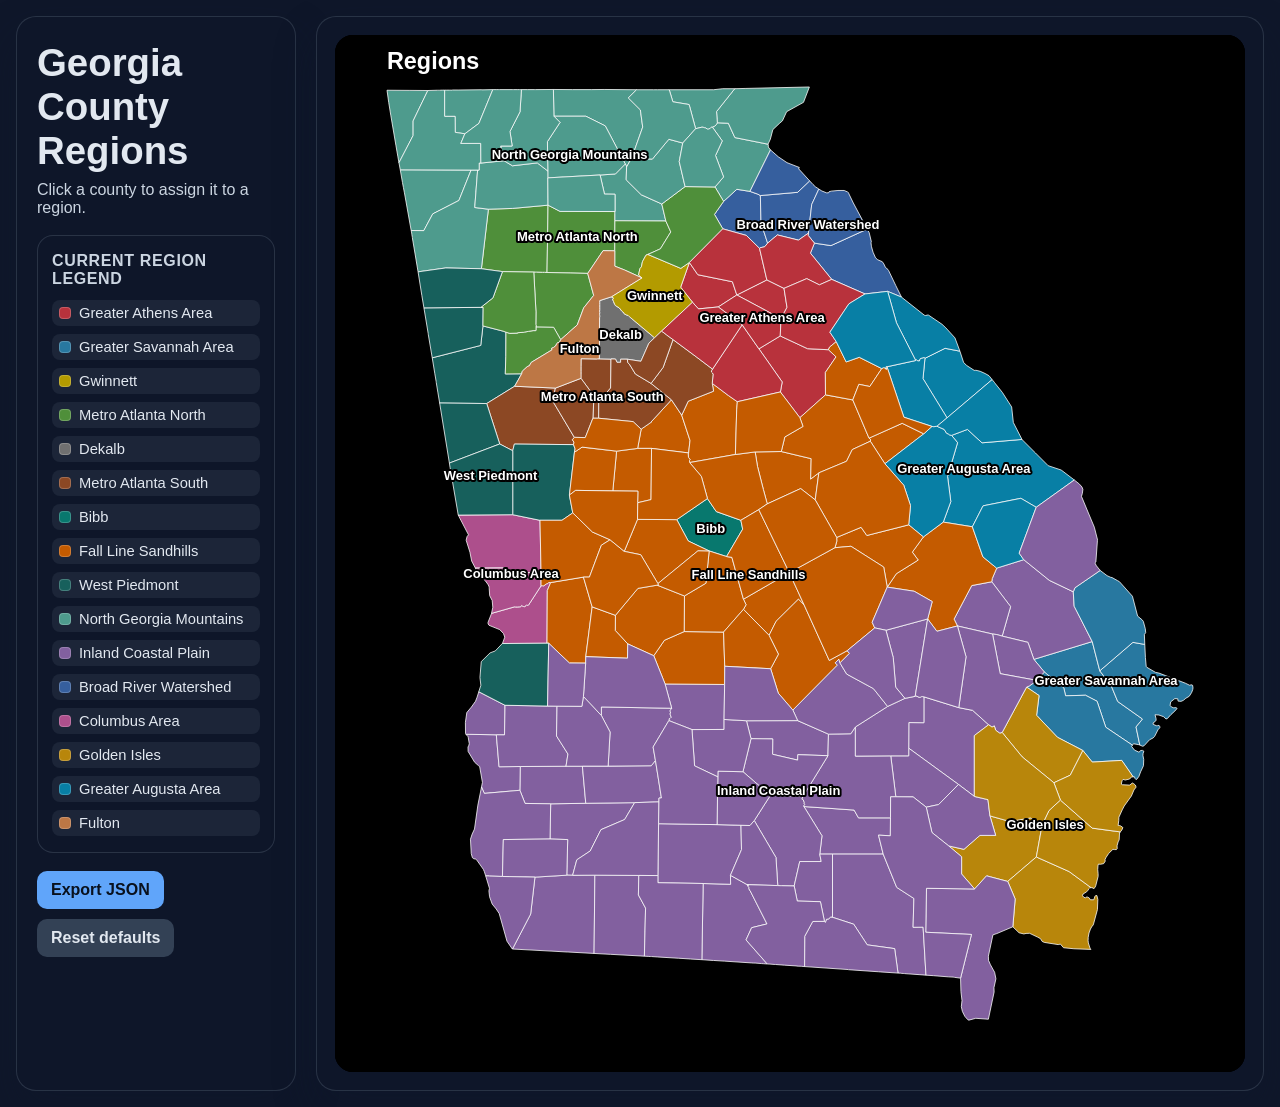
<file: archive/index.html>
<!DOCTYPE html>
<html lang="en">
  <head>
    <meta charset="UTF-8" />
    <meta name="viewport" content="width=device-width, initial-scale=1.0" />
    <title>Georgia County Region Editor</title>
    <link rel="stylesheet" href="styles.css" />
  </head>
  <body>
    <div class="app-shell">
      <aside class="sidebar">
        <h1>Georgia County Regions</h1>
        <p class="subtitle">Click a county to assign it to a region.</p>

        <div class="panel">
          <h2>Current region legend</h2>
          <ul id="regionLegend" class="legend-list"></ul>
        </div>

        <div class="actions">
          <button id="exportButton" type="button">Export JSON</button>
          <button id="resetButton" class="secondary" type="button">Reset defaults</button>
        </div>
      </aside>

      <main class="map-panel">
        <div id="mapContainer" aria-live="polite"></div>

        <div id="countyModal" class="county-modal hidden" role="dialog" aria-modal="true" aria-labelledby="countyName">
          <div class="modal-card">
            <div class="modal-header">
              <h3 id="countyName">County</h3>
              <button id="closeModal" type="button" aria-label="Close county selector">×</button>
            </div>

            <label for="regionSelect">Region</label>
            <select id="regionSelect"></select>
          </div>
        </div>
      </main>
    </div>

    <script src="app.js"></script>
  </body>
</html>
</file>
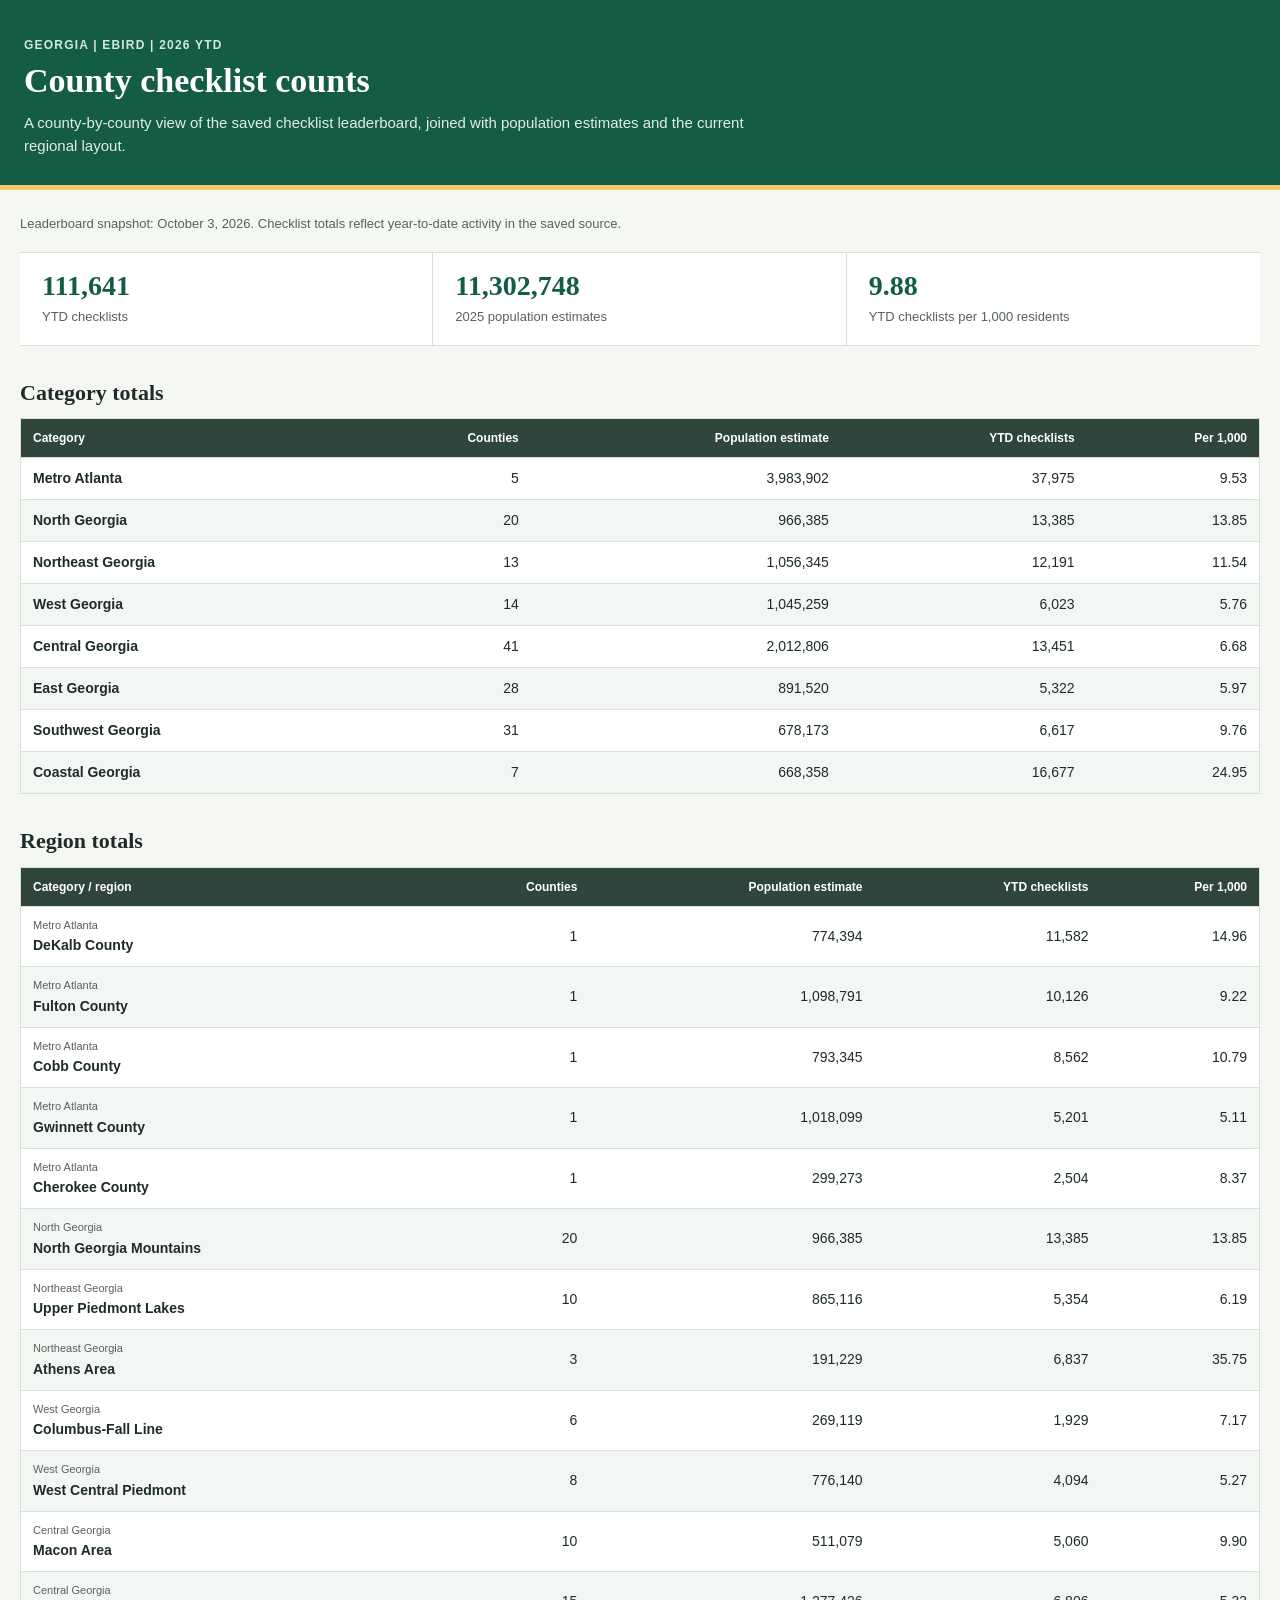
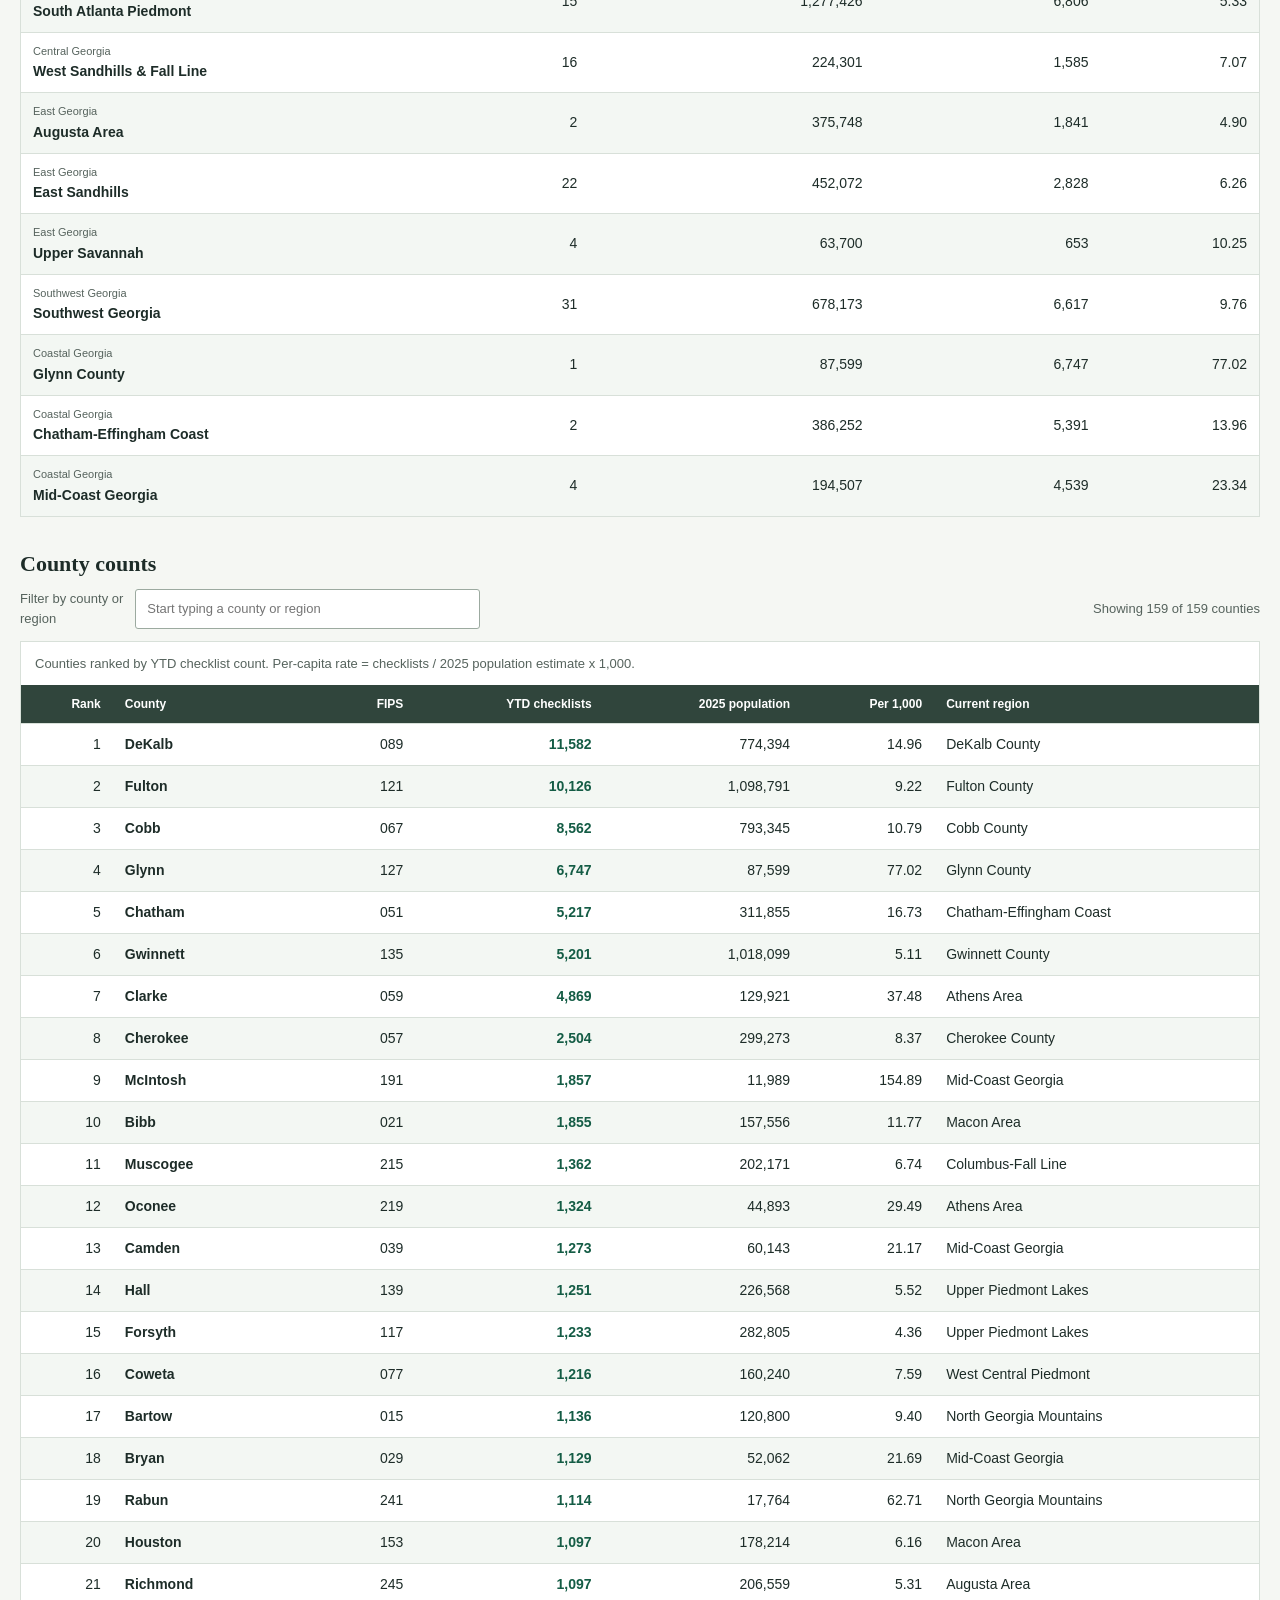
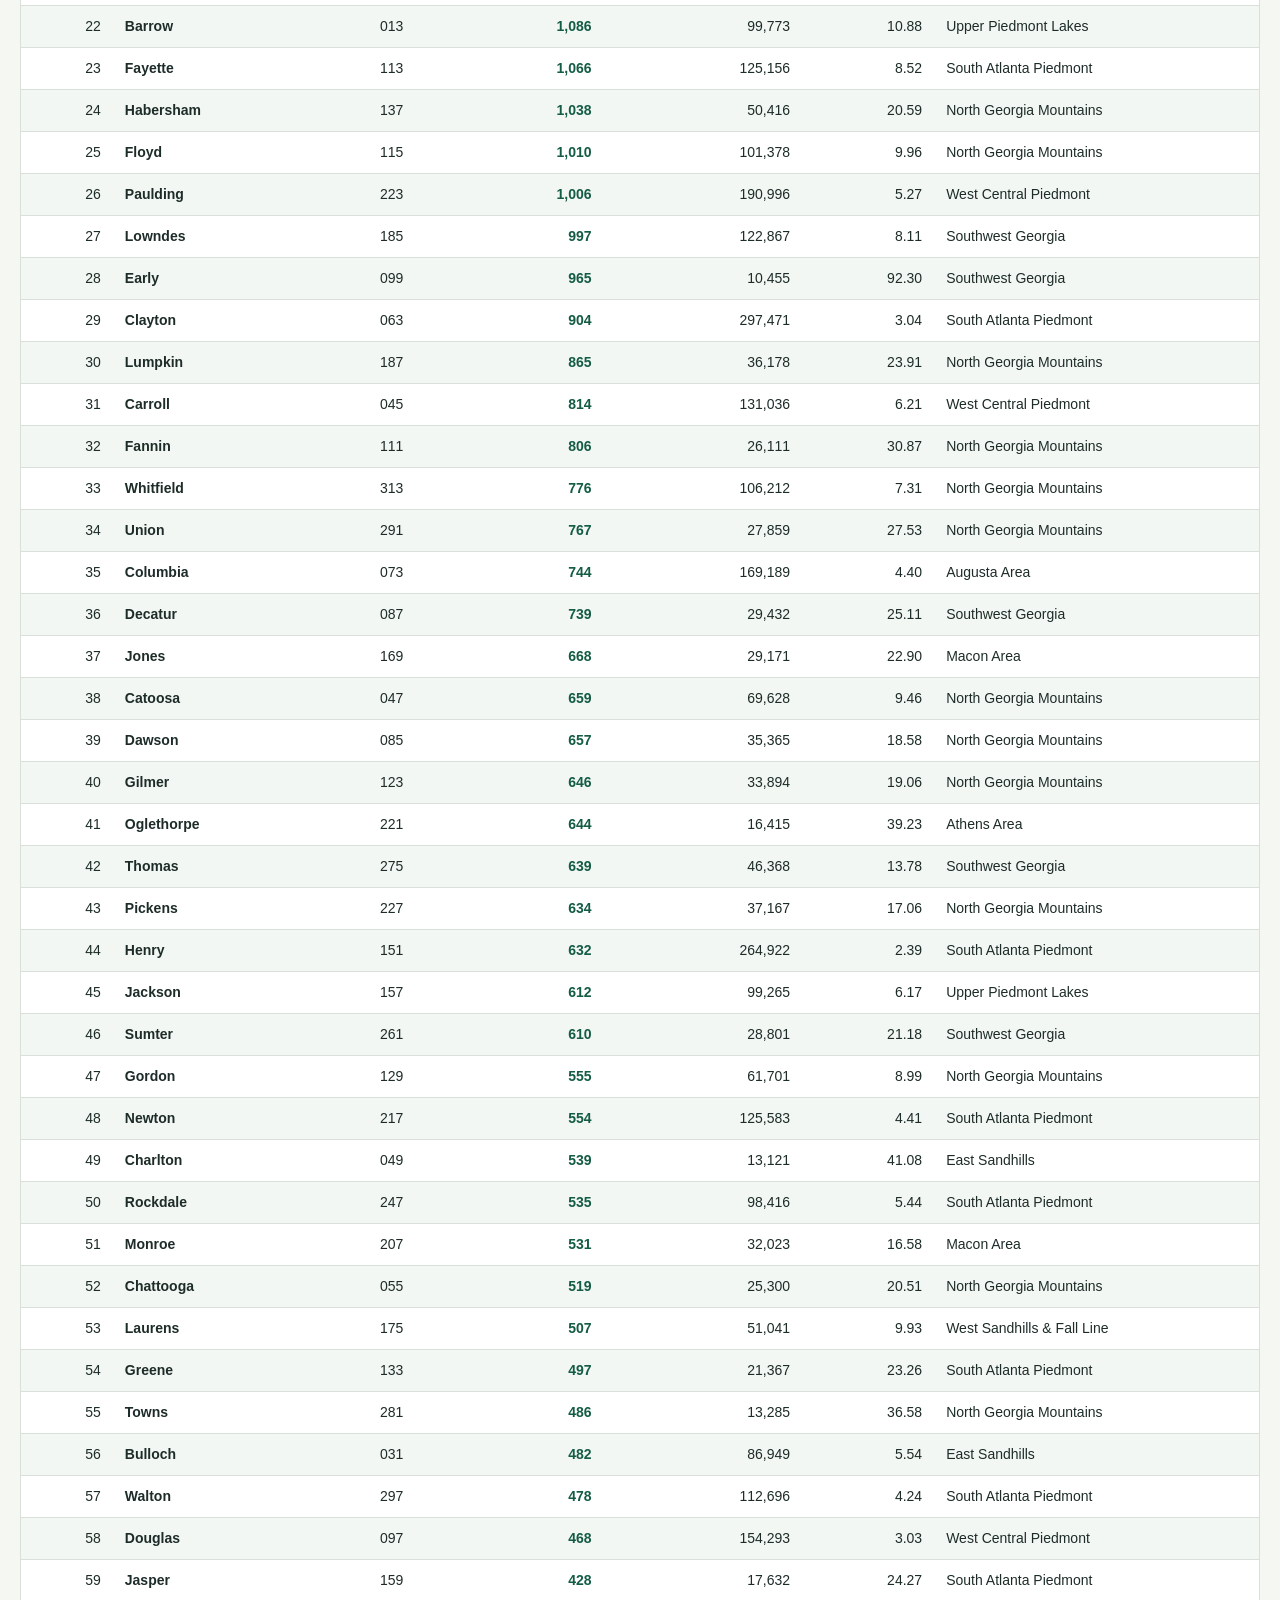
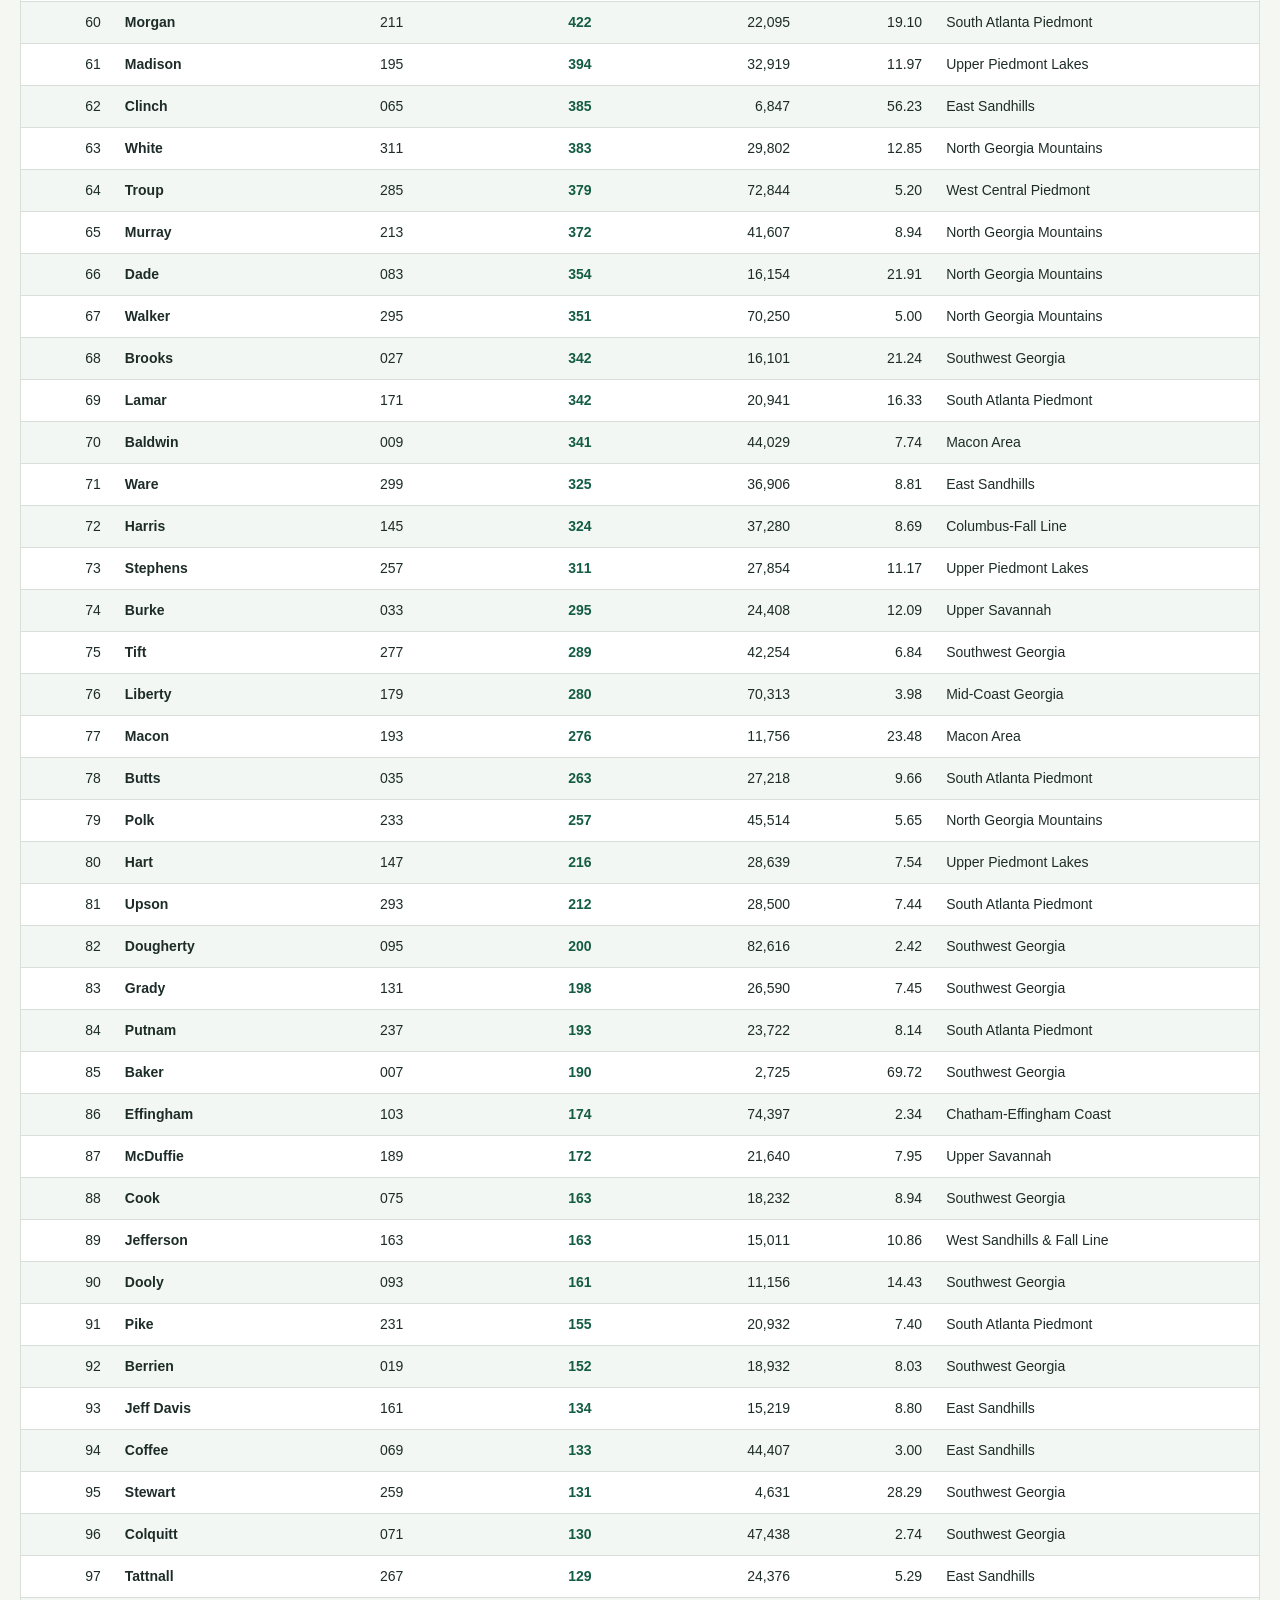
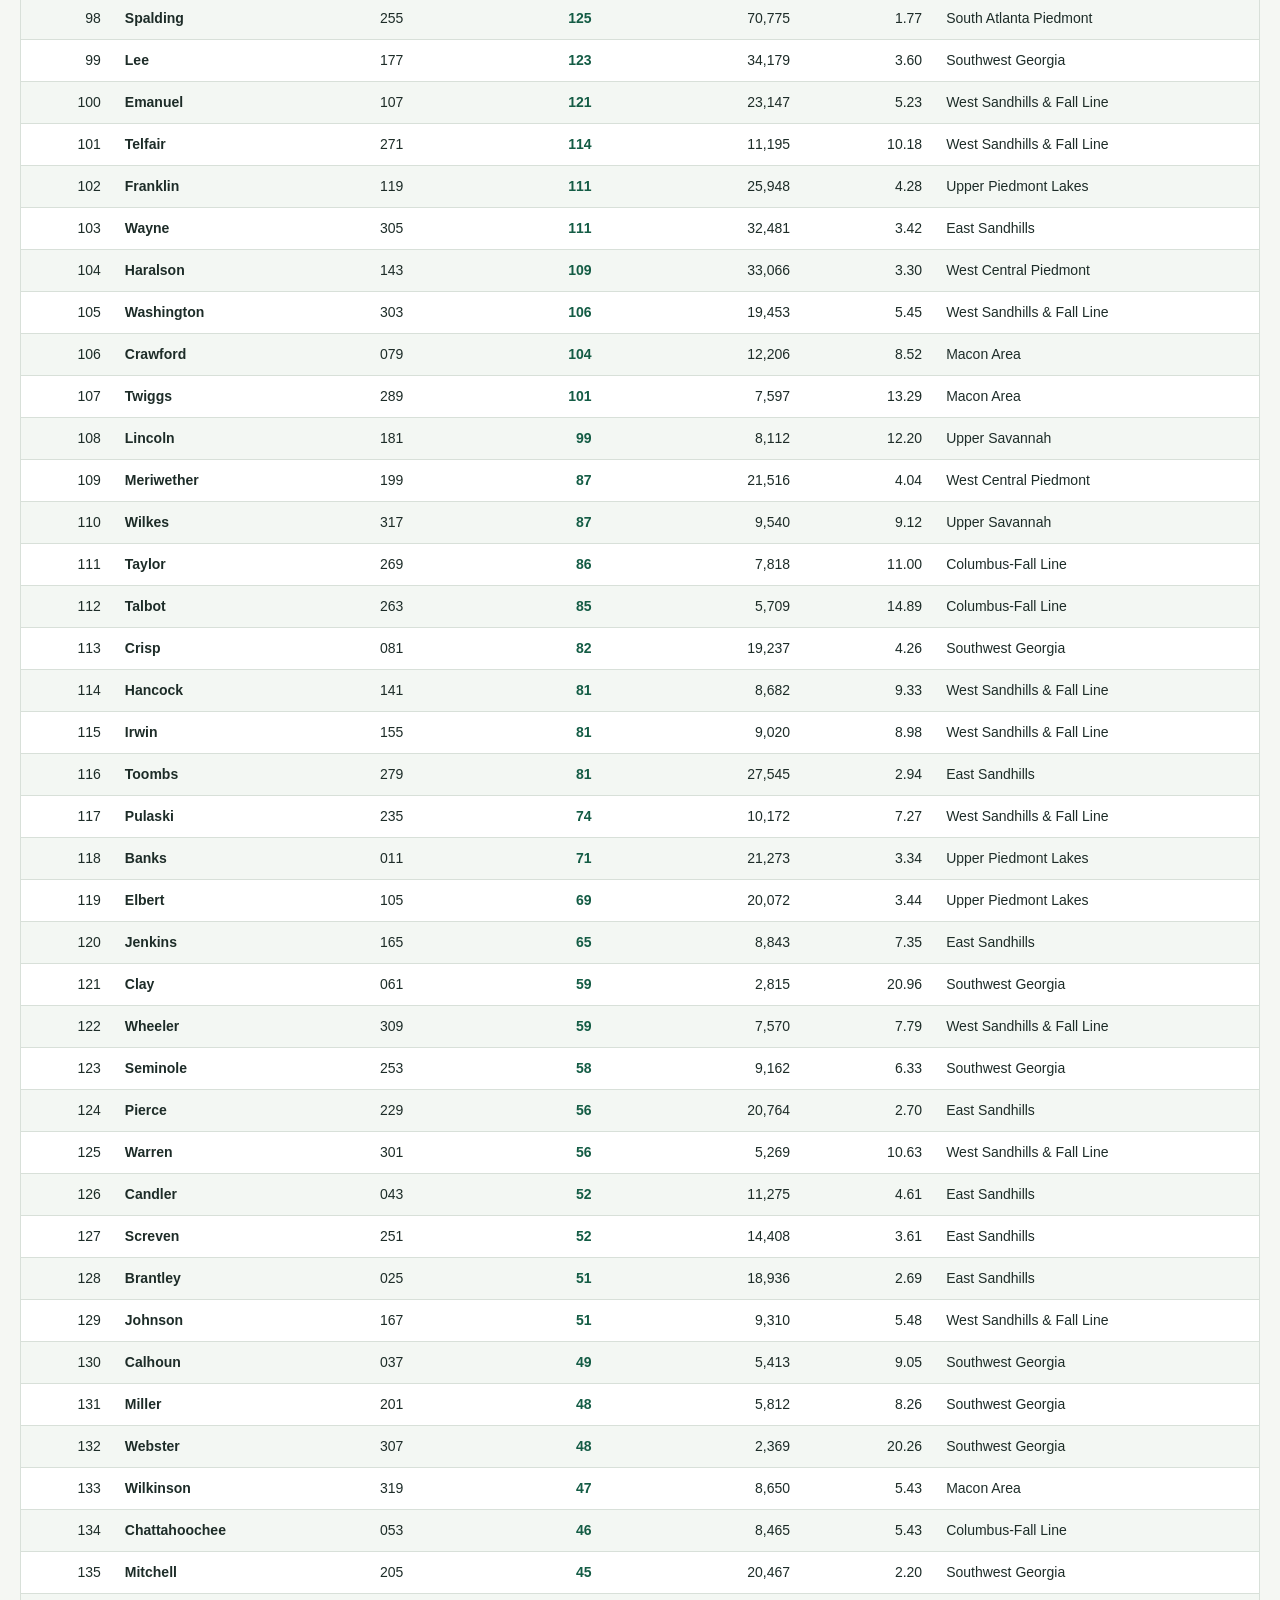
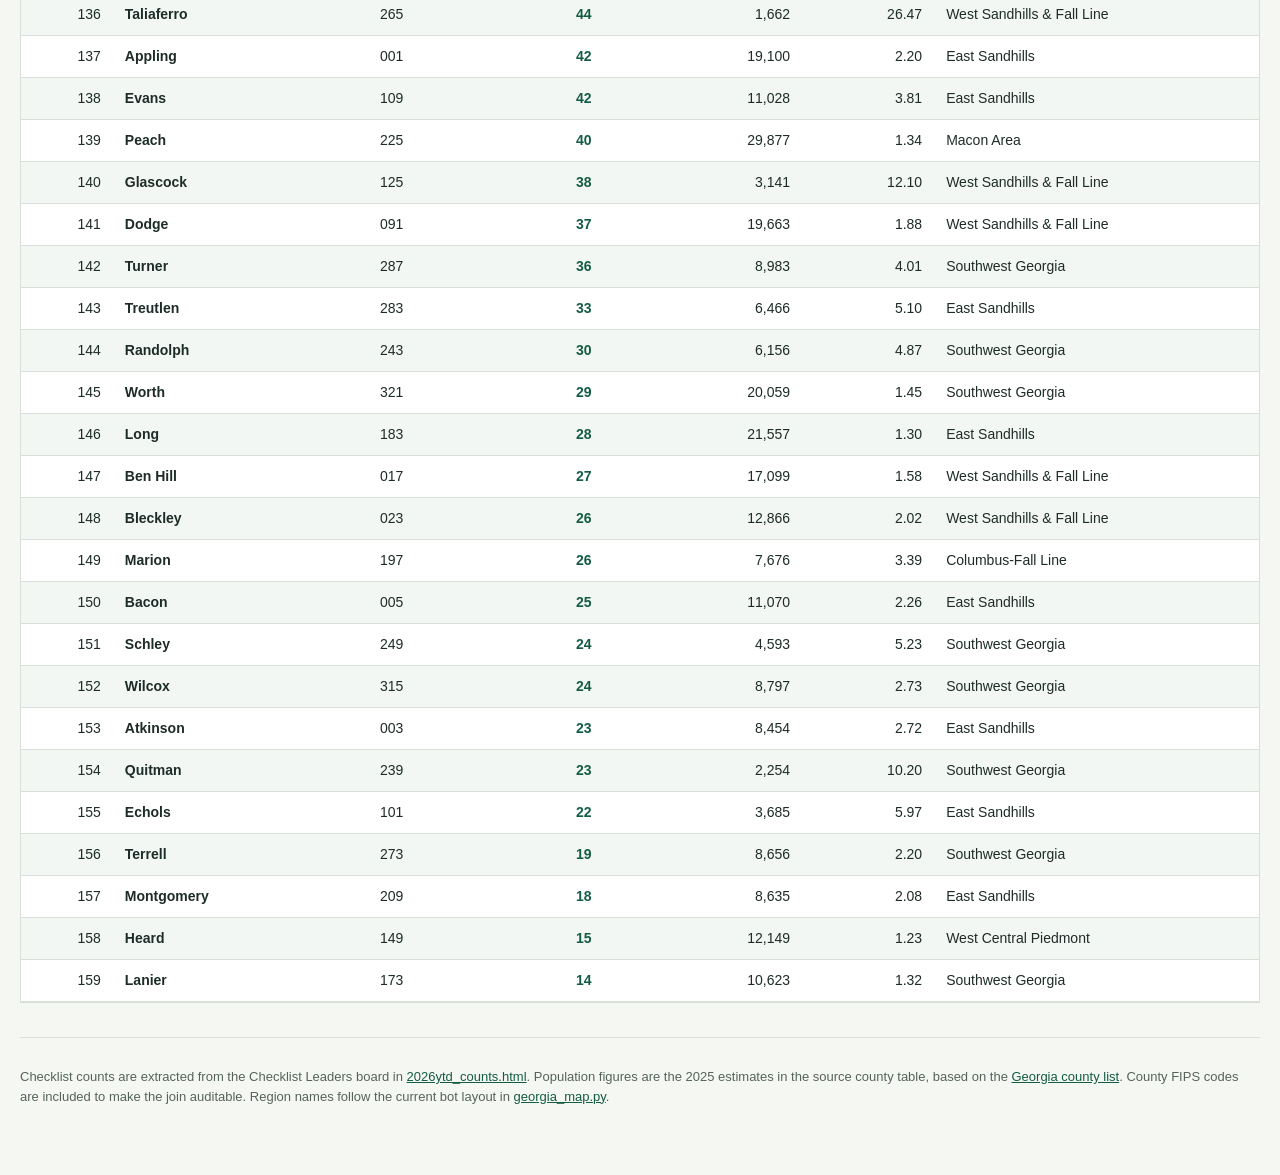
<file: county_info.html>
<!doctype html>
<html lang="en">
<head>
<meta charset="utf-8">
<meta name="viewport" content="width=device-width, initial-scale=1">
<meta name="description" content="Georgia county-level 2026 YTD eBird checklist counts with current region context.">
<title>Georgia County YTD Checklist Counts</title>
<style>
:root { color-scheme: light; --ink: #1d2c28; --muted: #56635d; --line: #d8e0d9; --paper: #f5f7f3; --white: #fff; --green: #145c45; --mint: #e4f0e9; --amber: #f2ca67; }
* { box-sizing: border-box; }
body { margin: 0; color: var(--ink); background: var(--paper); font: 15px/1.5 "Segoe UI", Arial, sans-serif; }
header { padding: 36px max(24px, calc((100vw - 1240px) / 2)) 28px; background: var(--green); color: #fff; border-bottom: 5px solid var(--amber); }
.eyebrow { margin: 0 0 8px; color: #d5e8dc; font-size: 12px; font-weight: 700; letter-spacing: .1em; text-transform: uppercase; }
h1 { margin: 0; max-width: 760px; font: 700 34px/1.12 Georgia, "Times New Roman", serif; }
.dek { margin: 12px 0 0; max-width: 760px; color: #e1eee6; }
main { width: min(1240px, calc(100% - 40px)); margin: 0 auto; padding: 24px 0 56px; }
.snapshot { margin: 0 0 18px; color: var(--muted); font-size: 13px; }
.stats { display: grid; grid-template-columns: repeat(3, minmax(0, 1fr)); margin: 0 0 34px; border-block: 1px solid var(--line); background: var(--white); }
.stat { padding: 18px 22px; border-right: 1px solid var(--line); }
.stat:last-child { border-right: 0; }
.stat strong { display: block; color: var(--green); font: 700 28px/1.1 Georgia, "Times New Roman", serif; font-variant-numeric: tabular-nums; }
.stat span { display: block; margin-top: 6px; color: var(--muted); font-size: 13px; }
section { margin-top: 34px; }
h2 { margin: 0 0 12px; font: 700 22px/1.2 Georgia, "Times New Roman", serif; }
.table-wrap { overflow-x: auto; border: 1px solid var(--line); background: var(--white); }
table { width: 100%; border-collapse: collapse; font-size: 14px; }
caption { padding: 12px 14px; text-align: left; color: var(--muted); font-size: 13px; }
th, td { padding: 10px 12px; border-bottom: 1px solid var(--line); text-align: left; vertical-align: middle; }
thead th { position: sticky; top: 0; z-index: 1; color: #fff; background: #30453c; font-size: 12px; white-space: nowrap; }
tbody tr:nth-child(even) { background: #f3f7f3; }
tbody tr:hover { background: var(--mint); }
tbody tr:last-child > * { border-bottom: 0; }
tbody th { font-weight: 650; white-space: nowrap; }
.numeric { text-align: right; font-variant-numeric: tabular-nums; white-space: nowrap; }
.strong-number { color: var(--green); font-weight: 750; }
.category-label { display: block; margin-bottom: 2px; color: var(--muted); font-size: 11px; }
.toolbar { display: flex; align-items: center; justify-content: space-between; gap: 14px; margin: 0 0 12px; }
.toolbar label { display: flex; align-items: center; gap: 10px; width: min(460px, 100%); color: var(--muted); font-size: 13px; }
input { width: 100%; min-width: 0; padding: 9px 11px; border: 1px solid #9caaa0; border-radius: 3px; color: var(--ink); background: var(--white); font: inherit; }
input:focus-visible { outline: 3px solid var(--amber); outline-offset: 2px; }
#row-status { color: var(--muted); font-size: 13px; white-space: nowrap; }
.empty { display: none; padding: 18px; color: var(--muted); text-align: center; }
footer { margin-top: 34px; padding-top: 16px; border-top: 1px solid var(--line); color: var(--muted); font-size: 13px; }
a { color: var(--green); }
@media (max-width: 680px) {
  header { padding: 28px 20px 23px; } h1 { font-size: 29px; } main { width: calc(100% - 28px); padding-top: 18px; }
  .stats { grid-template-columns: 1fr; } .stat { display: flex; align-items: baseline; justify-content: space-between; gap: 14px; padding: 13px 16px; border-right: 0; border-bottom: 1px solid var(--line); } .stat:last-child { border-bottom: 0; } .stat strong { font-size: 23px; } .stat span { text-align: right; }
  .toolbar { align-items: flex-start; flex-direction: column; } table { min-width: 780px; }
}
</style>
</head>
<body>
<header>
  <p class="eyebrow">Georgia | eBird | 2026 YTD</p>
  <h1>County checklist counts</h1>
  <p class="dek">A county-by-county view of the saved checklist leaderboard, joined with population estimates and the current regional layout.</p>
</header>
<main>
  <p class="snapshot">Leaderboard snapshot: October 3, 2026. Checklist totals reflect year-to-date activity in the saved source.</p>
  <section class="stats" aria-label="Statewide summary">
    <div class="stat"><strong>111,641</strong><span>YTD checklists</span></div>
    <div class="stat"><strong>11,302,748</strong><span>2025 population estimates</span></div>
    <div class="stat"><strong>9.88</strong><span>YTD checklists per 1,000 residents</span></div>
  </section>
  <section aria-labelledby="categories-title">
    <h2 id="categories-title">Category totals</h2>
    <div class="table-wrap"><table>
      <thead><tr><th scope="col">Category</th><th class="numeric" scope="col">Counties</th><th class="numeric" scope="col">Population estimate</th><th class="numeric" scope="col">YTD checklists</th><th class="numeric" scope="col">Per 1,000</th></tr></thead>
      <tbody><tr><th scope="row">Metro Atlanta</th><td class="numeric">5</td><td class="numeric">3,983,902</td><td class="numeric">37,975</td><td class="numeric">9.53</td></tr>
<tr><th scope="row">North Georgia</th><td class="numeric">20</td><td class="numeric">966,385</td><td class="numeric">13,385</td><td class="numeric">13.85</td></tr>
<tr><th scope="row">Northeast Georgia</th><td class="numeric">13</td><td class="numeric">1,056,345</td><td class="numeric">12,191</td><td class="numeric">11.54</td></tr>
<tr><th scope="row">West Georgia</th><td class="numeric">14</td><td class="numeric">1,045,259</td><td class="numeric">6,023</td><td class="numeric">5.76</td></tr>
<tr><th scope="row">Central Georgia</th><td class="numeric">41</td><td class="numeric">2,012,806</td><td class="numeric">13,451</td><td class="numeric">6.68</td></tr>
<tr><th scope="row">East Georgia</th><td class="numeric">28</td><td class="numeric">891,520</td><td class="numeric">5,322</td><td class="numeric">5.97</td></tr>
<tr><th scope="row">Southwest Georgia</th><td class="numeric">31</td><td class="numeric">678,173</td><td class="numeric">6,617</td><td class="numeric">9.76</td></tr>
<tr><th scope="row">Coastal Georgia</th><td class="numeric">7</td><td class="numeric">668,358</td><td class="numeric">16,677</td><td class="numeric">24.95</td></tr></tbody>
    </table></div>
  </section>
  <section aria-labelledby="regions-title">
    <h2 id="regions-title">Region totals</h2>
    <div class="table-wrap"><table>
      <thead><tr><th scope="col">Category / region</th><th class="numeric" scope="col">Counties</th><th class="numeric" scope="col">Population estimate</th><th class="numeric" scope="col">YTD checklists</th><th class="numeric" scope="col">Per 1,000</th></tr></thead>
      <tbody><tr><td><span class="category-label">Metro Atlanta</span><strong>DeKalb County</strong></td><td class="numeric">1</td><td class="numeric">774,394</td><td class="numeric">11,582</td><td class="numeric">14.96</td></tr>
<tr><td><span class="category-label">Metro Atlanta</span><strong>Fulton County</strong></td><td class="numeric">1</td><td class="numeric">1,098,791</td><td class="numeric">10,126</td><td class="numeric">9.22</td></tr>
<tr><td><span class="category-label">Metro Atlanta</span><strong>Cobb County</strong></td><td class="numeric">1</td><td class="numeric">793,345</td><td class="numeric">8,562</td><td class="numeric">10.79</td></tr>
<tr><td><span class="category-label">Metro Atlanta</span><strong>Gwinnett County</strong></td><td class="numeric">1</td><td class="numeric">1,018,099</td><td class="numeric">5,201</td><td class="numeric">5.11</td></tr>
<tr><td><span class="category-label">Metro Atlanta</span><strong>Cherokee County</strong></td><td class="numeric">1</td><td class="numeric">299,273</td><td class="numeric">2,504</td><td class="numeric">8.37</td></tr>
<tr><td><span class="category-label">North Georgia</span><strong>North Georgia Mountains</strong></td><td class="numeric">20</td><td class="numeric">966,385</td><td class="numeric">13,385</td><td class="numeric">13.85</td></tr>
<tr><td><span class="category-label">Northeast Georgia</span><strong>Upper Piedmont Lakes</strong></td><td class="numeric">10</td><td class="numeric">865,116</td><td class="numeric">5,354</td><td class="numeric">6.19</td></tr>
<tr><td><span class="category-label">Northeast Georgia</span><strong>Athens Area</strong></td><td class="numeric">3</td><td class="numeric">191,229</td><td class="numeric">6,837</td><td class="numeric">35.75</td></tr>
<tr><td><span class="category-label">West Georgia</span><strong>Columbus-Fall Line</strong></td><td class="numeric">6</td><td class="numeric">269,119</td><td class="numeric">1,929</td><td class="numeric">7.17</td></tr>
<tr><td><span class="category-label">West Georgia</span><strong>West Central Piedmont</strong></td><td class="numeric">8</td><td class="numeric">776,140</td><td class="numeric">4,094</td><td class="numeric">5.27</td></tr>
<tr><td><span class="category-label">Central Georgia</span><strong>Macon Area</strong></td><td class="numeric">10</td><td class="numeric">511,079</td><td class="numeric">5,060</td><td class="numeric">9.90</td></tr>
<tr><td><span class="category-label">Central Georgia</span><strong>South Atlanta Piedmont</strong></td><td class="numeric">15</td><td class="numeric">1,277,426</td><td class="numeric">6,806</td><td class="numeric">5.33</td></tr>
<tr><td><span class="category-label">Central Georgia</span><strong>West Sandhills &amp; Fall Line</strong></td><td class="numeric">16</td><td class="numeric">224,301</td><td class="numeric">1,585</td><td class="numeric">7.07</td></tr>
<tr><td><span class="category-label">East Georgia</span><strong>Augusta Area</strong></td><td class="numeric">2</td><td class="numeric">375,748</td><td class="numeric">1,841</td><td class="numeric">4.90</td></tr>
<tr><td><span class="category-label">East Georgia</span><strong>East Sandhills</strong></td><td class="numeric">22</td><td class="numeric">452,072</td><td class="numeric">2,828</td><td class="numeric">6.26</td></tr>
<tr><td><span class="category-label">East Georgia</span><strong>Upper Savannah</strong></td><td class="numeric">4</td><td class="numeric">63,700</td><td class="numeric">653</td><td class="numeric">10.25</td></tr>
<tr><td><span class="category-label">Southwest Georgia</span><strong>Southwest Georgia</strong></td><td class="numeric">31</td><td class="numeric">678,173</td><td class="numeric">6,617</td><td class="numeric">9.76</td></tr>
<tr><td><span class="category-label">Coastal Georgia</span><strong>Glynn County</strong></td><td class="numeric">1</td><td class="numeric">87,599</td><td class="numeric">6,747</td><td class="numeric">77.02</td></tr>
<tr><td><span class="category-label">Coastal Georgia</span><strong>Chatham-Effingham Coast</strong></td><td class="numeric">2</td><td class="numeric">386,252</td><td class="numeric">5,391</td><td class="numeric">13.96</td></tr>
<tr><td><span class="category-label">Coastal Georgia</span><strong>Mid-Coast Georgia</strong></td><td class="numeric">4</td><td class="numeric">194,507</td><td class="numeric">4,539</td><td class="numeric">23.34</td></tr></tbody>
    </table></div>
  </section>
  <section aria-labelledby="counties-title">
    <h2 id="counties-title">County counts</h2>
    <div class="toolbar"><label for="county-filter">Filter by county or region <input id="county-filter" type="search" autocomplete="off" placeholder="Start typing a county or region"></label><output id="row-status" role="status" aria-live="polite">Showing 159 of 159 counties</output></div>
    <div class="table-wrap"><table id="county-table">
      <caption>Counties ranked by YTD checklist count. Per-capita rate = checklists / 2025 population estimate x 1,000.</caption>
      <thead><tr><th class="numeric" scope="col">Rank</th><th scope="col">County</th><th class="numeric" scope="col">FIPS</th><th class="numeric" scope="col">YTD checklists</th><th class="numeric" scope="col">2025 population</th><th class="numeric" scope="col">Per 1,000</th><th scope="col">Current region</th></tr></thead>
      <tbody><tr><td class="numeric">1</td><th scope="row">DeKalb</th><td class="numeric">089</td><td class="numeric strong-number">11,582</td><td class="numeric">774,394</td><td class="numeric">14.96</td><td>DeKalb County</td></tr>
<tr><td class="numeric">2</td><th scope="row">Fulton</th><td class="numeric">121</td><td class="numeric strong-number">10,126</td><td class="numeric">1,098,791</td><td class="numeric">9.22</td><td>Fulton County</td></tr>
<tr><td class="numeric">3</td><th scope="row">Cobb</th><td class="numeric">067</td><td class="numeric strong-number">8,562</td><td class="numeric">793,345</td><td class="numeric">10.79</td><td>Cobb County</td></tr>
<tr><td class="numeric">4</td><th scope="row">Glynn</th><td class="numeric">127</td><td class="numeric strong-number">6,747</td><td class="numeric">87,599</td><td class="numeric">77.02</td><td>Glynn County</td></tr>
<tr><td class="numeric">5</td><th scope="row">Chatham</th><td class="numeric">051</td><td class="numeric strong-number">5,217</td><td class="numeric">311,855</td><td class="numeric">16.73</td><td>Chatham-Effingham Coast</td></tr>
<tr><td class="numeric">6</td><th scope="row">Gwinnett</th><td class="numeric">135</td><td class="numeric strong-number">5,201</td><td class="numeric">1,018,099</td><td class="numeric">5.11</td><td>Gwinnett County</td></tr>
<tr><td class="numeric">7</td><th scope="row">Clarke</th><td class="numeric">059</td><td class="numeric strong-number">4,869</td><td class="numeric">129,921</td><td class="numeric">37.48</td><td>Athens Area</td></tr>
<tr><td class="numeric">8</td><th scope="row">Cherokee</th><td class="numeric">057</td><td class="numeric strong-number">2,504</td><td class="numeric">299,273</td><td class="numeric">8.37</td><td>Cherokee County</td></tr>
<tr><td class="numeric">9</td><th scope="row">McIntosh</th><td class="numeric">191</td><td class="numeric strong-number">1,857</td><td class="numeric">11,989</td><td class="numeric">154.89</td><td>Mid-Coast Georgia</td></tr>
<tr><td class="numeric">10</td><th scope="row">Bibb</th><td class="numeric">021</td><td class="numeric strong-number">1,855</td><td class="numeric">157,556</td><td class="numeric">11.77</td><td>Macon Area</td></tr>
<tr><td class="numeric">11</td><th scope="row">Muscogee</th><td class="numeric">215</td><td class="numeric strong-number">1,362</td><td class="numeric">202,171</td><td class="numeric">6.74</td><td>Columbus-Fall Line</td></tr>
<tr><td class="numeric">12</td><th scope="row">Oconee</th><td class="numeric">219</td><td class="numeric strong-number">1,324</td><td class="numeric">44,893</td><td class="numeric">29.49</td><td>Athens Area</td></tr>
<tr><td class="numeric">13</td><th scope="row">Camden</th><td class="numeric">039</td><td class="numeric strong-number">1,273</td><td class="numeric">60,143</td><td class="numeric">21.17</td><td>Mid-Coast Georgia</td></tr>
<tr><td class="numeric">14</td><th scope="row">Hall</th><td class="numeric">139</td><td class="numeric strong-number">1,251</td><td class="numeric">226,568</td><td class="numeric">5.52</td><td>Upper Piedmont Lakes</td></tr>
<tr><td class="numeric">15</td><th scope="row">Forsyth</th><td class="numeric">117</td><td class="numeric strong-number">1,233</td><td class="numeric">282,805</td><td class="numeric">4.36</td><td>Upper Piedmont Lakes</td></tr>
<tr><td class="numeric">16</td><th scope="row">Coweta</th><td class="numeric">077</td><td class="numeric strong-number">1,216</td><td class="numeric">160,240</td><td class="numeric">7.59</td><td>West Central Piedmont</td></tr>
<tr><td class="numeric">17</td><th scope="row">Bartow</th><td class="numeric">015</td><td class="numeric strong-number">1,136</td><td class="numeric">120,800</td><td class="numeric">9.40</td><td>North Georgia Mountains</td></tr>
<tr><td class="numeric">18</td><th scope="row">Bryan</th><td class="numeric">029</td><td class="numeric strong-number">1,129</td><td class="numeric">52,062</td><td class="numeric">21.69</td><td>Mid-Coast Georgia</td></tr>
<tr><td class="numeric">19</td><th scope="row">Rabun</th><td class="numeric">241</td><td class="numeric strong-number">1,114</td><td class="numeric">17,764</td><td class="numeric">62.71</td><td>North Georgia Mountains</td></tr>
<tr><td class="numeric">20</td><th scope="row">Houston</th><td class="numeric">153</td><td class="numeric strong-number">1,097</td><td class="numeric">178,214</td><td class="numeric">6.16</td><td>Macon Area</td></tr>
<tr><td class="numeric">21</td><th scope="row">Richmond</th><td class="numeric">245</td><td class="numeric strong-number">1,097</td><td class="numeric">206,559</td><td class="numeric">5.31</td><td>Augusta Area</td></tr>
<tr><td class="numeric">22</td><th scope="row">Barrow</th><td class="numeric">013</td><td class="numeric strong-number">1,086</td><td class="numeric">99,773</td><td class="numeric">10.88</td><td>Upper Piedmont Lakes</td></tr>
<tr><td class="numeric">23</td><th scope="row">Fayette</th><td class="numeric">113</td><td class="numeric strong-number">1,066</td><td class="numeric">125,156</td><td class="numeric">8.52</td><td>South Atlanta Piedmont</td></tr>
<tr><td class="numeric">24</td><th scope="row">Habersham</th><td class="numeric">137</td><td class="numeric strong-number">1,038</td><td class="numeric">50,416</td><td class="numeric">20.59</td><td>North Georgia Mountains</td></tr>
<tr><td class="numeric">25</td><th scope="row">Floyd</th><td class="numeric">115</td><td class="numeric strong-number">1,010</td><td class="numeric">101,378</td><td class="numeric">9.96</td><td>North Georgia Mountains</td></tr>
<tr><td class="numeric">26</td><th scope="row">Paulding</th><td class="numeric">223</td><td class="numeric strong-number">1,006</td><td class="numeric">190,996</td><td class="numeric">5.27</td><td>West Central Piedmont</td></tr>
<tr><td class="numeric">27</td><th scope="row">Lowndes</th><td class="numeric">185</td><td class="numeric strong-number">997</td><td class="numeric">122,867</td><td class="numeric">8.11</td><td>Southwest Georgia</td></tr>
<tr><td class="numeric">28</td><th scope="row">Early</th><td class="numeric">099</td><td class="numeric strong-number">965</td><td class="numeric">10,455</td><td class="numeric">92.30</td><td>Southwest Georgia</td></tr>
<tr><td class="numeric">29</td><th scope="row">Clayton</th><td class="numeric">063</td><td class="numeric strong-number">904</td><td class="numeric">297,471</td><td class="numeric">3.04</td><td>South Atlanta Piedmont</td></tr>
<tr><td class="numeric">30</td><th scope="row">Lumpkin</th><td class="numeric">187</td><td class="numeric strong-number">865</td><td class="numeric">36,178</td><td class="numeric">23.91</td><td>North Georgia Mountains</td></tr>
<tr><td class="numeric">31</td><th scope="row">Carroll</th><td class="numeric">045</td><td class="numeric strong-number">814</td><td class="numeric">131,036</td><td class="numeric">6.21</td><td>West Central Piedmont</td></tr>
<tr><td class="numeric">32</td><th scope="row">Fannin</th><td class="numeric">111</td><td class="numeric strong-number">806</td><td class="numeric">26,111</td><td class="numeric">30.87</td><td>North Georgia Mountains</td></tr>
<tr><td class="numeric">33</td><th scope="row">Whitfield</th><td class="numeric">313</td><td class="numeric strong-number">776</td><td class="numeric">106,212</td><td class="numeric">7.31</td><td>North Georgia Mountains</td></tr>
<tr><td class="numeric">34</td><th scope="row">Union</th><td class="numeric">291</td><td class="numeric strong-number">767</td><td class="numeric">27,859</td><td class="numeric">27.53</td><td>North Georgia Mountains</td></tr>
<tr><td class="numeric">35</td><th scope="row">Columbia</th><td class="numeric">073</td><td class="numeric strong-number">744</td><td class="numeric">169,189</td><td class="numeric">4.40</td><td>Augusta Area</td></tr>
<tr><td class="numeric">36</td><th scope="row">Decatur</th><td class="numeric">087</td><td class="numeric strong-number">739</td><td class="numeric">29,432</td><td class="numeric">25.11</td><td>Southwest Georgia</td></tr>
<tr><td class="numeric">37</td><th scope="row">Jones</th><td class="numeric">169</td><td class="numeric strong-number">668</td><td class="numeric">29,171</td><td class="numeric">22.90</td><td>Macon Area</td></tr>
<tr><td class="numeric">38</td><th scope="row">Catoosa</th><td class="numeric">047</td><td class="numeric strong-number">659</td><td class="numeric">69,628</td><td class="numeric">9.46</td><td>North Georgia Mountains</td></tr>
<tr><td class="numeric">39</td><th scope="row">Dawson</th><td class="numeric">085</td><td class="numeric strong-number">657</td><td class="numeric">35,365</td><td class="numeric">18.58</td><td>North Georgia Mountains</td></tr>
<tr><td class="numeric">40</td><th scope="row">Gilmer</th><td class="numeric">123</td><td class="numeric strong-number">646</td><td class="numeric">33,894</td><td class="numeric">19.06</td><td>North Georgia Mountains</td></tr>
<tr><td class="numeric">41</td><th scope="row">Oglethorpe</th><td class="numeric">221</td><td class="numeric strong-number">644</td><td class="numeric">16,415</td><td class="numeric">39.23</td><td>Athens Area</td></tr>
<tr><td class="numeric">42</td><th scope="row">Thomas</th><td class="numeric">275</td><td class="numeric strong-number">639</td><td class="numeric">46,368</td><td class="numeric">13.78</td><td>Southwest Georgia</td></tr>
<tr><td class="numeric">43</td><th scope="row">Pickens</th><td class="numeric">227</td><td class="numeric strong-number">634</td><td class="numeric">37,167</td><td class="numeric">17.06</td><td>North Georgia Mountains</td></tr>
<tr><td class="numeric">44</td><th scope="row">Henry</th><td class="numeric">151</td><td class="numeric strong-number">632</td><td class="numeric">264,922</td><td class="numeric">2.39</td><td>South Atlanta Piedmont</td></tr>
<tr><td class="numeric">45</td><th scope="row">Jackson</th><td class="numeric">157</td><td class="numeric strong-number">612</td><td class="numeric">99,265</td><td class="numeric">6.17</td><td>Upper Piedmont Lakes</td></tr>
<tr><td class="numeric">46</td><th scope="row">Sumter</th><td class="numeric">261</td><td class="numeric strong-number">610</td><td class="numeric">28,801</td><td class="numeric">21.18</td><td>Southwest Georgia</td></tr>
<tr><td class="numeric">47</td><th scope="row">Gordon</th><td class="numeric">129</td><td class="numeric strong-number">555</td><td class="numeric">61,701</td><td class="numeric">8.99</td><td>North Georgia Mountains</td></tr>
<tr><td class="numeric">48</td><th scope="row">Newton</th><td class="numeric">217</td><td class="numeric strong-number">554</td><td class="numeric">125,583</td><td class="numeric">4.41</td><td>South Atlanta Piedmont</td></tr>
<tr><td class="numeric">49</td><th scope="row">Charlton</th><td class="numeric">049</td><td class="numeric strong-number">539</td><td class="numeric">13,121</td><td class="numeric">41.08</td><td>East Sandhills</td></tr>
<tr><td class="numeric">50</td><th scope="row">Rockdale</th><td class="numeric">247</td><td class="numeric strong-number">535</td><td class="numeric">98,416</td><td class="numeric">5.44</td><td>South Atlanta Piedmont</td></tr>
<tr><td class="numeric">51</td><th scope="row">Monroe</th><td class="numeric">207</td><td class="numeric strong-number">531</td><td class="numeric">32,023</td><td class="numeric">16.58</td><td>Macon Area</td></tr>
<tr><td class="numeric">52</td><th scope="row">Chattooga</th><td class="numeric">055</td><td class="numeric strong-number">519</td><td class="numeric">25,300</td><td class="numeric">20.51</td><td>North Georgia Mountains</td></tr>
<tr><td class="numeric">53</td><th scope="row">Laurens</th><td class="numeric">175</td><td class="numeric strong-number">507</td><td class="numeric">51,041</td><td class="numeric">9.93</td><td>West Sandhills &amp; Fall Line</td></tr>
<tr><td class="numeric">54</td><th scope="row">Greene</th><td class="numeric">133</td><td class="numeric strong-number">497</td><td class="numeric">21,367</td><td class="numeric">23.26</td><td>South Atlanta Piedmont</td></tr>
<tr><td class="numeric">55</td><th scope="row">Towns</th><td class="numeric">281</td><td class="numeric strong-number">486</td><td class="numeric">13,285</td><td class="numeric">36.58</td><td>North Georgia Mountains</td></tr>
<tr><td class="numeric">56</td><th scope="row">Bulloch</th><td class="numeric">031</td><td class="numeric strong-number">482</td><td class="numeric">86,949</td><td class="numeric">5.54</td><td>East Sandhills</td></tr>
<tr><td class="numeric">57</td><th scope="row">Walton</th><td class="numeric">297</td><td class="numeric strong-number">478</td><td class="numeric">112,696</td><td class="numeric">4.24</td><td>South Atlanta Piedmont</td></tr>
<tr><td class="numeric">58</td><th scope="row">Douglas</th><td class="numeric">097</td><td class="numeric strong-number">468</td><td class="numeric">154,293</td><td class="numeric">3.03</td><td>West Central Piedmont</td></tr>
<tr><td class="numeric">59</td><th scope="row">Jasper</th><td class="numeric">159</td><td class="numeric strong-number">428</td><td class="numeric">17,632</td><td class="numeric">24.27</td><td>South Atlanta Piedmont</td></tr>
<tr><td class="numeric">60</td><th scope="row">Morgan</th><td class="numeric">211</td><td class="numeric strong-number">422</td><td class="numeric">22,095</td><td class="numeric">19.10</td><td>South Atlanta Piedmont</td></tr>
<tr><td class="numeric">61</td><th scope="row">Madison</th><td class="numeric">195</td><td class="numeric strong-number">394</td><td class="numeric">32,919</td><td class="numeric">11.97</td><td>Upper Piedmont Lakes</td></tr>
<tr><td class="numeric">62</td><th scope="row">Clinch</th><td class="numeric">065</td><td class="numeric strong-number">385</td><td class="numeric">6,847</td><td class="numeric">56.23</td><td>East Sandhills</td></tr>
<tr><td class="numeric">63</td><th scope="row">White</th><td class="numeric">311</td><td class="numeric strong-number">383</td><td class="numeric">29,802</td><td class="numeric">12.85</td><td>North Georgia Mountains</td></tr>
<tr><td class="numeric">64</td><th scope="row">Troup</th><td class="numeric">285</td><td class="numeric strong-number">379</td><td class="numeric">72,844</td><td class="numeric">5.20</td><td>West Central Piedmont</td></tr>
<tr><td class="numeric">65</td><th scope="row">Murray</th><td class="numeric">213</td><td class="numeric strong-number">372</td><td class="numeric">41,607</td><td class="numeric">8.94</td><td>North Georgia Mountains</td></tr>
<tr><td class="numeric">66</td><th scope="row">Dade</th><td class="numeric">083</td><td class="numeric strong-number">354</td><td class="numeric">16,154</td><td class="numeric">21.91</td><td>North Georgia Mountains</td></tr>
<tr><td class="numeric">67</td><th scope="row">Walker</th><td class="numeric">295</td><td class="numeric strong-number">351</td><td class="numeric">70,250</td><td class="numeric">5.00</td><td>North Georgia Mountains</td></tr>
<tr><td class="numeric">68</td><th scope="row">Brooks</th><td class="numeric">027</td><td class="numeric strong-number">342</td><td class="numeric">16,101</td><td class="numeric">21.24</td><td>Southwest Georgia</td></tr>
<tr><td class="numeric">69</td><th scope="row">Lamar</th><td class="numeric">171</td><td class="numeric strong-number">342</td><td class="numeric">20,941</td><td class="numeric">16.33</td><td>South Atlanta Piedmont</td></tr>
<tr><td class="numeric">70</td><th scope="row">Baldwin</th><td class="numeric">009</td><td class="numeric strong-number">341</td><td class="numeric">44,029</td><td class="numeric">7.74</td><td>Macon Area</td></tr>
<tr><td class="numeric">71</td><th scope="row">Ware</th><td class="numeric">299</td><td class="numeric strong-number">325</td><td class="numeric">36,906</td><td class="numeric">8.81</td><td>East Sandhills</td></tr>
<tr><td class="numeric">72</td><th scope="row">Harris</th><td class="numeric">145</td><td class="numeric strong-number">324</td><td class="numeric">37,280</td><td class="numeric">8.69</td><td>Columbus-Fall Line</td></tr>
<tr><td class="numeric">73</td><th scope="row">Stephens</th><td class="numeric">257</td><td class="numeric strong-number">311</td><td class="numeric">27,854</td><td class="numeric">11.17</td><td>Upper Piedmont Lakes</td></tr>
<tr><td class="numeric">74</td><th scope="row">Burke</th><td class="numeric">033</td><td class="numeric strong-number">295</td><td class="numeric">24,408</td><td class="numeric">12.09</td><td>Upper Savannah</td></tr>
<tr><td class="numeric">75</td><th scope="row">Tift</th><td class="numeric">277</td><td class="numeric strong-number">289</td><td class="numeric">42,254</td><td class="numeric">6.84</td><td>Southwest Georgia</td></tr>
<tr><td class="numeric">76</td><th scope="row">Liberty</th><td class="numeric">179</td><td class="numeric strong-number">280</td><td class="numeric">70,313</td><td class="numeric">3.98</td><td>Mid-Coast Georgia</td></tr>
<tr><td class="numeric">77</td><th scope="row">Macon</th><td class="numeric">193</td><td class="numeric strong-number">276</td><td class="numeric">11,756</td><td class="numeric">23.48</td><td>Macon Area</td></tr>
<tr><td class="numeric">78</td><th scope="row">Butts</th><td class="numeric">035</td><td class="numeric strong-number">263</td><td class="numeric">27,218</td><td class="numeric">9.66</td><td>South Atlanta Piedmont</td></tr>
<tr><td class="numeric">79</td><th scope="row">Polk</th><td class="numeric">233</td><td class="numeric strong-number">257</td><td class="numeric">45,514</td><td class="numeric">5.65</td><td>North Georgia Mountains</td></tr>
<tr><td class="numeric">80</td><th scope="row">Hart</th><td class="numeric">147</td><td class="numeric strong-number">216</td><td class="numeric">28,639</td><td class="numeric">7.54</td><td>Upper Piedmont Lakes</td></tr>
<tr><td class="numeric">81</td><th scope="row">Upson</th><td class="numeric">293</td><td class="numeric strong-number">212</td><td class="numeric">28,500</td><td class="numeric">7.44</td><td>South Atlanta Piedmont</td></tr>
<tr><td class="numeric">82</td><th scope="row">Dougherty</th><td class="numeric">095</td><td class="numeric strong-number">200</td><td class="numeric">82,616</td><td class="numeric">2.42</td><td>Southwest Georgia</td></tr>
<tr><td class="numeric">83</td><th scope="row">Grady</th><td class="numeric">131</td><td class="numeric strong-number">198</td><td class="numeric">26,590</td><td class="numeric">7.45</td><td>Southwest Georgia</td></tr>
<tr><td class="numeric">84</td><th scope="row">Putnam</th><td class="numeric">237</td><td class="numeric strong-number">193</td><td class="numeric">23,722</td><td class="numeric">8.14</td><td>South Atlanta Piedmont</td></tr>
<tr><td class="numeric">85</td><th scope="row">Baker</th><td class="numeric">007</td><td class="numeric strong-number">190</td><td class="numeric">2,725</td><td class="numeric">69.72</td><td>Southwest Georgia</td></tr>
<tr><td class="numeric">86</td><th scope="row">Effingham</th><td class="numeric">103</td><td class="numeric strong-number">174</td><td class="numeric">74,397</td><td class="numeric">2.34</td><td>Chatham-Effingham Coast</td></tr>
<tr><td class="numeric">87</td><th scope="row">McDuffie</th><td class="numeric">189</td><td class="numeric strong-number">172</td><td class="numeric">21,640</td><td class="numeric">7.95</td><td>Upper Savannah</td></tr>
<tr><td class="numeric">88</td><th scope="row">Cook</th><td class="numeric">075</td><td class="numeric strong-number">163</td><td class="numeric">18,232</td><td class="numeric">8.94</td><td>Southwest Georgia</td></tr>
<tr><td class="numeric">89</td><th scope="row">Jefferson</th><td class="numeric">163</td><td class="numeric strong-number">163</td><td class="numeric">15,011</td><td class="numeric">10.86</td><td>West Sandhills &amp; Fall Line</td></tr>
<tr><td class="numeric">90</td><th scope="row">Dooly</th><td class="numeric">093</td><td class="numeric strong-number">161</td><td class="numeric">11,156</td><td class="numeric">14.43</td><td>Southwest Georgia</td></tr>
<tr><td class="numeric">91</td><th scope="row">Pike</th><td class="numeric">231</td><td class="numeric strong-number">155</td><td class="numeric">20,932</td><td class="numeric">7.40</td><td>South Atlanta Piedmont</td></tr>
<tr><td class="numeric">92</td><th scope="row">Berrien</th><td class="numeric">019</td><td class="numeric strong-number">152</td><td class="numeric">18,932</td><td class="numeric">8.03</td><td>Southwest Georgia</td></tr>
<tr><td class="numeric">93</td><th scope="row">Jeff Davis</th><td class="numeric">161</td><td class="numeric strong-number">134</td><td class="numeric">15,219</td><td class="numeric">8.80</td><td>East Sandhills</td></tr>
<tr><td class="numeric">94</td><th scope="row">Coffee</th><td class="numeric">069</td><td class="numeric strong-number">133</td><td class="numeric">44,407</td><td class="numeric">3.00</td><td>East Sandhills</td></tr>
<tr><td class="numeric">95</td><th scope="row">Stewart</th><td class="numeric">259</td><td class="numeric strong-number">131</td><td class="numeric">4,631</td><td class="numeric">28.29</td><td>Southwest Georgia</td></tr>
<tr><td class="numeric">96</td><th scope="row">Colquitt</th><td class="numeric">071</td><td class="numeric strong-number">130</td><td class="numeric">47,438</td><td class="numeric">2.74</td><td>Southwest Georgia</td></tr>
<tr><td class="numeric">97</td><th scope="row">Tattnall</th><td class="numeric">267</td><td class="numeric strong-number">129</td><td class="numeric">24,376</td><td class="numeric">5.29</td><td>East Sandhills</td></tr>
<tr><td class="numeric">98</td><th scope="row">Spalding</th><td class="numeric">255</td><td class="numeric strong-number">125</td><td class="numeric">70,775</td><td class="numeric">1.77</td><td>South Atlanta Piedmont</td></tr>
<tr><td class="numeric">99</td><th scope="row">Lee</th><td class="numeric">177</td><td class="numeric strong-number">123</td><td class="numeric">34,179</td><td class="numeric">3.60</td><td>Southwest Georgia</td></tr>
<tr><td class="numeric">100</td><th scope="row">Emanuel</th><td class="numeric">107</td><td class="numeric strong-number">121</td><td class="numeric">23,147</td><td class="numeric">5.23</td><td>West Sandhills &amp; Fall Line</td></tr>
<tr><td class="numeric">101</td><th scope="row">Telfair</th><td class="numeric">271</td><td class="numeric strong-number">114</td><td class="numeric">11,195</td><td class="numeric">10.18</td><td>West Sandhills &amp; Fall Line</td></tr>
<tr><td class="numeric">102</td><th scope="row">Franklin</th><td class="numeric">119</td><td class="numeric strong-number">111</td><td class="numeric">25,948</td><td class="numeric">4.28</td><td>Upper Piedmont Lakes</td></tr>
<tr><td class="numeric">103</td><th scope="row">Wayne</th><td class="numeric">305</td><td class="numeric strong-number">111</td><td class="numeric">32,481</td><td class="numeric">3.42</td><td>East Sandhills</td></tr>
<tr><td class="numeric">104</td><th scope="row">Haralson</th><td class="numeric">143</td><td class="numeric strong-number">109</td><td class="numeric">33,066</td><td class="numeric">3.30</td><td>West Central Piedmont</td></tr>
<tr><td class="numeric">105</td><th scope="row">Washington</th><td class="numeric">303</td><td class="numeric strong-number">106</td><td class="numeric">19,453</td><td class="numeric">5.45</td><td>West Sandhills &amp; Fall Line</td></tr>
<tr><td class="numeric">106</td><th scope="row">Crawford</th><td class="numeric">079</td><td class="numeric strong-number">104</td><td class="numeric">12,206</td><td class="numeric">8.52</td><td>Macon Area</td></tr>
<tr><td class="numeric">107</td><th scope="row">Twiggs</th><td class="numeric">289</td><td class="numeric strong-number">101</td><td class="numeric">7,597</td><td class="numeric">13.29</td><td>Macon Area</td></tr>
<tr><td class="numeric">108</td><th scope="row">Lincoln</th><td class="numeric">181</td><td class="numeric strong-number">99</td><td class="numeric">8,112</td><td class="numeric">12.20</td><td>Upper Savannah</td></tr>
<tr><td class="numeric">109</td><th scope="row">Meriwether</th><td class="numeric">199</td><td class="numeric strong-number">87</td><td class="numeric">21,516</td><td class="numeric">4.04</td><td>West Central Piedmont</td></tr>
<tr><td class="numeric">110</td><th scope="row">Wilkes</th><td class="numeric">317</td><td class="numeric strong-number">87</td><td class="numeric">9,540</td><td class="numeric">9.12</td><td>Upper Savannah</td></tr>
<tr><td class="numeric">111</td><th scope="row">Taylor</th><td class="numeric">269</td><td class="numeric strong-number">86</td><td class="numeric">7,818</td><td class="numeric">11.00</td><td>Columbus-Fall Line</td></tr>
<tr><td class="numeric">112</td><th scope="row">Talbot</th><td class="numeric">263</td><td class="numeric strong-number">85</td><td class="numeric">5,709</td><td class="numeric">14.89</td><td>Columbus-Fall Line</td></tr>
<tr><td class="numeric">113</td><th scope="row">Crisp</th><td class="numeric">081</td><td class="numeric strong-number">82</td><td class="numeric">19,237</td><td class="numeric">4.26</td><td>Southwest Georgia</td></tr>
<tr><td class="numeric">114</td><th scope="row">Hancock</th><td class="numeric">141</td><td class="numeric strong-number">81</td><td class="numeric">8,682</td><td class="numeric">9.33</td><td>West Sandhills &amp; Fall Line</td></tr>
<tr><td class="numeric">115</td><th scope="row">Irwin</th><td class="numeric">155</td><td class="numeric strong-number">81</td><td class="numeric">9,020</td><td class="numeric">8.98</td><td>West Sandhills &amp; Fall Line</td></tr>
<tr><td class="numeric">116</td><th scope="row">Toombs</th><td class="numeric">279</td><td class="numeric strong-number">81</td><td class="numeric">27,545</td><td class="numeric">2.94</td><td>East Sandhills</td></tr>
<tr><td class="numeric">117</td><th scope="row">Pulaski</th><td class="numeric">235</td><td class="numeric strong-number">74</td><td class="numeric">10,172</td><td class="numeric">7.27</td><td>West Sandhills &amp; Fall Line</td></tr>
<tr><td class="numeric">118</td><th scope="row">Banks</th><td class="numeric">011</td><td class="numeric strong-number">71</td><td class="numeric">21,273</td><td class="numeric">3.34</td><td>Upper Piedmont Lakes</td></tr>
<tr><td class="numeric">119</td><th scope="row">Elbert</th><td class="numeric">105</td><td class="numeric strong-number">69</td><td class="numeric">20,072</td><td class="numeric">3.44</td><td>Upper Piedmont Lakes</td></tr>
<tr><td class="numeric">120</td><th scope="row">Jenkins</th><td class="numeric">165</td><td class="numeric strong-number">65</td><td class="numeric">8,843</td><td class="numeric">7.35</td><td>East Sandhills</td></tr>
<tr><td class="numeric">121</td><th scope="row">Clay</th><td class="numeric">061</td><td class="numeric strong-number">59</td><td class="numeric">2,815</td><td class="numeric">20.96</td><td>Southwest Georgia</td></tr>
<tr><td class="numeric">122</td><th scope="row">Wheeler</th><td class="numeric">309</td><td class="numeric strong-number">59</td><td class="numeric">7,570</td><td class="numeric">7.79</td><td>West Sandhills &amp; Fall Line</td></tr>
<tr><td class="numeric">123</td><th scope="row">Seminole</th><td class="numeric">253</td><td class="numeric strong-number">58</td><td class="numeric">9,162</td><td class="numeric">6.33</td><td>Southwest Georgia</td></tr>
<tr><td class="numeric">124</td><th scope="row">Pierce</th><td class="numeric">229</td><td class="numeric strong-number">56</td><td class="numeric">20,764</td><td class="numeric">2.70</td><td>East Sandhills</td></tr>
<tr><td class="numeric">125</td><th scope="row">Warren</th><td class="numeric">301</td><td class="numeric strong-number">56</td><td class="numeric">5,269</td><td class="numeric">10.63</td><td>West Sandhills &amp; Fall Line</td></tr>
<tr><td class="numeric">126</td><th scope="row">Candler</th><td class="numeric">043</td><td class="numeric strong-number">52</td><td class="numeric">11,275</td><td class="numeric">4.61</td><td>East Sandhills</td></tr>
<tr><td class="numeric">127</td><th scope="row">Screven</th><td class="numeric">251</td><td class="numeric strong-number">52</td><td class="numeric">14,408</td><td class="numeric">3.61</td><td>East Sandhills</td></tr>
<tr><td class="numeric">128</td><th scope="row">Brantley</th><td class="numeric">025</td><td class="numeric strong-number">51</td><td class="numeric">18,936</td><td class="numeric">2.69</td><td>East Sandhills</td></tr>
<tr><td class="numeric">129</td><th scope="row">Johnson</th><td class="numeric">167</td><td class="numeric strong-number">51</td><td class="numeric">9,310</td><td class="numeric">5.48</td><td>West Sandhills &amp; Fall Line</td></tr>
<tr><td class="numeric">130</td><th scope="row">Calhoun</th><td class="numeric">037</td><td class="numeric strong-number">49</td><td class="numeric">5,413</td><td class="numeric">9.05</td><td>Southwest Georgia</td></tr>
<tr><td class="numeric">131</td><th scope="row">Miller</th><td class="numeric">201</td><td class="numeric strong-number">48</td><td class="numeric">5,812</td><td class="numeric">8.26</td><td>Southwest Georgia</td></tr>
<tr><td class="numeric">132</td><th scope="row">Webster</th><td class="numeric">307</td><td class="numeric strong-number">48</td><td class="numeric">2,369</td><td class="numeric">20.26</td><td>Southwest Georgia</td></tr>
<tr><td class="numeric">133</td><th scope="row">Wilkinson</th><td class="numeric">319</td><td class="numeric strong-number">47</td><td class="numeric">8,650</td><td class="numeric">5.43</td><td>Macon Area</td></tr>
<tr><td class="numeric">134</td><th scope="row">Chattahoochee</th><td class="numeric">053</td><td class="numeric strong-number">46</td><td class="numeric">8,465</td><td class="numeric">5.43</td><td>Columbus-Fall Line</td></tr>
<tr><td class="numeric">135</td><th scope="row">Mitchell</th><td class="numeric">205</td><td class="numeric strong-number">45</td><td class="numeric">20,467</td><td class="numeric">2.20</td><td>Southwest Georgia</td></tr>
<tr><td class="numeric">136</td><th scope="row">Taliaferro</th><td class="numeric">265</td><td class="numeric strong-number">44</td><td class="numeric">1,662</td><td class="numeric">26.47</td><td>West Sandhills &amp; Fall Line</td></tr>
<tr><td class="numeric">137</td><th scope="row">Appling</th><td class="numeric">001</td><td class="numeric strong-number">42</td><td class="numeric">19,100</td><td class="numeric">2.20</td><td>East Sandhills</td></tr>
<tr><td class="numeric">138</td><th scope="row">Evans</th><td class="numeric">109</td><td class="numeric strong-number">42</td><td class="numeric">11,028</td><td class="numeric">3.81</td><td>East Sandhills</td></tr>
<tr><td class="numeric">139</td><th scope="row">Peach</th><td class="numeric">225</td><td class="numeric strong-number">40</td><td class="numeric">29,877</td><td class="numeric">1.34</td><td>Macon Area</td></tr>
<tr><td class="numeric">140</td><th scope="row">Glascock</th><td class="numeric">125</td><td class="numeric strong-number">38</td><td class="numeric">3,141</td><td class="numeric">12.10</td><td>West Sandhills &amp; Fall Line</td></tr>
<tr><td class="numeric">141</td><th scope="row">Dodge</th><td class="numeric">091</td><td class="numeric strong-number">37</td><td class="numeric">19,663</td><td class="numeric">1.88</td><td>West Sandhills &amp; Fall Line</td></tr>
<tr><td class="numeric">142</td><th scope="row">Turner</th><td class="numeric">287</td><td class="numeric strong-number">36</td><td class="numeric">8,983</td><td class="numeric">4.01</td><td>Southwest Georgia</td></tr>
<tr><td class="numeric">143</td><th scope="row">Treutlen</th><td class="numeric">283</td><td class="numeric strong-number">33</td><td class="numeric">6,466</td><td class="numeric">5.10</td><td>East Sandhills</td></tr>
<tr><td class="numeric">144</td><th scope="row">Randolph</th><td class="numeric">243</td><td class="numeric strong-number">30</td><td class="numeric">6,156</td><td class="numeric">4.87</td><td>Southwest Georgia</td></tr>
<tr><td class="numeric">145</td><th scope="row">Worth</th><td class="numeric">321</td><td class="numeric strong-number">29</td><td class="numeric">20,059</td><td class="numeric">1.45</td><td>Southwest Georgia</td></tr>
<tr><td class="numeric">146</td><th scope="row">Long</th><td class="numeric">183</td><td class="numeric strong-number">28</td><td class="numeric">21,557</td><td class="numeric">1.30</td><td>East Sandhills</td></tr>
<tr><td class="numeric">147</td><th scope="row">Ben Hill</th><td class="numeric">017</td><td class="numeric strong-number">27</td><td class="numeric">17,099</td><td class="numeric">1.58</td><td>West Sandhills &amp; Fall Line</td></tr>
<tr><td class="numeric">148</td><th scope="row">Bleckley</th><td class="numeric">023</td><td class="numeric strong-number">26</td><td class="numeric">12,866</td><td class="numeric">2.02</td><td>West Sandhills &amp; Fall Line</td></tr>
<tr><td class="numeric">149</td><th scope="row">Marion</th><td class="numeric">197</td><td class="numeric strong-number">26</td><td class="numeric">7,676</td><td class="numeric">3.39</td><td>Columbus-Fall Line</td></tr>
<tr><td class="numeric">150</td><th scope="row">Bacon</th><td class="numeric">005</td><td class="numeric strong-number">25</td><td class="numeric">11,070</td><td class="numeric">2.26</td><td>East Sandhills</td></tr>
<tr><td class="numeric">151</td><th scope="row">Schley</th><td class="numeric">249</td><td class="numeric strong-number">24</td><td class="numeric">4,593</td><td class="numeric">5.23</td><td>Southwest Georgia</td></tr>
<tr><td class="numeric">152</td><th scope="row">Wilcox</th><td class="numeric">315</td><td class="numeric strong-number">24</td><td class="numeric">8,797</td><td class="numeric">2.73</td><td>Southwest Georgia</td></tr>
<tr><td class="numeric">153</td><th scope="row">Atkinson</th><td class="numeric">003</td><td class="numeric strong-number">23</td><td class="numeric">8,454</td><td class="numeric">2.72</td><td>East Sandhills</td></tr>
<tr><td class="numeric">154</td><th scope="row">Quitman</th><td class="numeric">239</td><td class="numeric strong-number">23</td><td class="numeric">2,254</td><td class="numeric">10.20</td><td>Southwest Georgia</td></tr>
<tr><td class="numeric">155</td><th scope="row">Echols</th><td class="numeric">101</td><td class="numeric strong-number">22</td><td class="numeric">3,685</td><td class="numeric">5.97</td><td>East Sandhills</td></tr>
<tr><td class="numeric">156</td><th scope="row">Terrell</th><td class="numeric">273</td><td class="numeric strong-number">19</td><td class="numeric">8,656</td><td class="numeric">2.20</td><td>Southwest Georgia</td></tr>
<tr><td class="numeric">157</td><th scope="row">Montgomery</th><td class="numeric">209</td><td class="numeric strong-number">18</td><td class="numeric">8,635</td><td class="numeric">2.08</td><td>East Sandhills</td></tr>
<tr><td class="numeric">158</td><th scope="row">Heard</th><td class="numeric">149</td><td class="numeric strong-number">15</td><td class="numeric">12,149</td><td class="numeric">1.23</td><td>West Central Piedmont</td></tr>
<tr><td class="numeric">159</td><th scope="row">Lanier</th><td class="numeric">173</td><td class="numeric strong-number">14</td><td class="numeric">10,623</td><td class="numeric">1.32</td><td>Southwest Georgia</td></tr><tr id="empty-row" class="empty"><td colspan="7">No matching counties.</td></tr></tbody>
    </table></div>
  </section>
  <footer><p>Checklist counts are extracted from the Checklist Leaders board in <a href="2026ytd_counts.html">2026ytd_counts.html</a>. Population figures are the 2025 estimates in the source county table, based on the <a href="https://en.wikipedia.org/wiki/List_of_counties_in_Georgia">Georgia county list</a>. County FIPS codes are included to make the join auditable. Region names follow the current bot layout in <a href="georgia_map.py">georgia_map.py</a>.</p></footer>
</main>
<script>
const filter = document.getElementById("county-filter");
const rows = Array.from(document.querySelectorAll("#county-table tbody tr:not(#empty-row)"));
const status = document.getElementById("row-status");
const empty = document.getElementById("empty-row");
filter.addEventListener("input", () => {
  const query = filter.value.trim().toLocaleLowerCase();
  let visible = 0;
  for (const row of rows) {
    const matches = row.textContent.toLocaleLowerCase().includes(query);
    row.hidden = !matches;
    if (matches) visible += 1;
  }
  empty.style.display = visible ? "none" : "table-row";
  status.textContent = `Showing ${visible} of ${rows.length} counties`;
});
</script>
</body>
</html>
</file>
<file: archive/styles.css>
:root {
  --page-bg: #0f172a;
  --panel-bg: #111827;
  --panel-border: rgba(148, 163, 184, 0.2);
  --text: #e2e8f0;
  --muted: #cbd5e1;
  --accent: #60a5fa;
  --danger: #ef4444;
  --shadow: rgba(15, 23, 42, 0.35);
  --chip-bg: rgba(148, 163, 184, 0.1);
}

* {
  box-sizing: border-box;
}

html, body {
  margin: 0;
  min-height: 100%;
  background: var(--page-bg);
  color: var(--text);
  font-family: "Segoe UI", Tahoma, Geneva, Verdana, sans-serif;
}

body {
  min-height: 100vh;
  padding: 16px;
}

button, select {
  font: inherit;
}

.app-shell {
  display: grid;
  grid-template-columns: minmax(220px, 280px) minmax(0, 1.8fr);
  gap: 20px;
  max-width: 1600px;
  margin: 0 auto;
}

.sidebar,
.map-panel {
  background: rgba(15, 23, 42, 0.92);
  border: 1px solid var(--panel-border);
  border-radius: 20px;
  box-shadow: 0 20px 40px var(--shadow);
}

.sidebar {
  padding: 24px 20px;
}

h1 {
  margin: 0 0 8px;
  font-size: clamp(2rem, 3vw, 2.5rem);
}

.subtitle {
  margin: 0 0 18px;
  color: var(--muted);
}

.panel {
  border: 1px solid var(--panel-border);
  border-radius: 16px;
  padding: 16px 14px;
  background: rgba(15, 23, 42, 0.7);
}

.panel h2 {
  margin: 0 0 12px;
  font-size: 1rem;
  letter-spacing: 0.04em;
  text-transform: uppercase;
  color: var(--muted);
}

.legend-list {
  list-style: none;
  margin: 0;
  padding: 0;
  display: flex;
  flex-direction: column;
  gap: 8px;
}

.legend-item {
  display: flex;
  align-items: center;
  gap: 8px;
  padding: 5px 7px;
  border-radius: 8px;
  background: var(--chip-bg);
  font-size: 0.92rem;
}

.legend-swatch {
  width: 12px;
  height: 12px;
  border-radius: 4px;
  border: 1px solid rgba(255, 255, 255, 0.2);
  flex-shrink: 0;
}

.actions {
  display: flex;
  gap: 10px;
  margin-top: 18px;
  flex-wrap: wrap;
}

button {
  appearance: none;
  border: none;
  border-radius: 10px;
  background: var(--accent);
  color: #09111d;
  font-weight: 700;
  cursor: pointer;
  padding: 10px 14px;
  transition: transform 0.15s ease, filter 0.15s ease;
}

button:hover {
  transform: translateY(-1px);
  filter: brightness(1.04);
}

button.secondary {
  background: #334155;
  color: var(--text);
}

.map-panel {
  position: relative;
  padding: 18px;
  min-height: 740px;
}

#mapContainer {
  width: 100%;
  min-height: 680px;
  border-radius: 18px;
  overflow: hidden;
  background: #020817;
  display: flex;
  align-items: stretch;
  justify-content: center;
}

#mapContainer svg {
  display: block;
  width: 100%;
  max-width: 1000px;
  height: auto;
  max-height: 1180px;
  min-height: 360px;
  border-radius: 14px;
  background: #000;
  cursor: pointer;
}

#mapContainer path {
  transition: fill 0.2s ease, opacity 0.2s ease, stroke 0.2s ease;
}

#mapContainer path:hover {
  stroke: #f8fafc;
  stroke-width: 1.2;
  opacity: 0.96;
}

.county-modal {
  position: absolute;
  left: 32px;
  top: 32px;
  z-index: 2;
  pointer-events: none;
}

.county-modal:not(.hidden) {
  pointer-events: auto;
}

.county-modal.hidden {
  display: none;
}

.modal-card {
  width: min(280px, calc(100vw - 32px));
  max-width: 280px;
  background: rgba(15, 23, 42, 0.96);
  border: 1px solid var(--panel-border);
  border-radius: 16px;
  box-shadow: 0 18px 32px rgba(2, 6, 23, 0.5);
  padding: 14px;
}

.modal-header {
  display: flex;
  align-items: center;
  justify-content: space-between;
  gap: 12px;
  margin-bottom: 12px;
}

.modal-header h3 {
  margin: 0;
  font-size: 1.1rem;
}

#closeModal {
  width: 32px;
  height: 32px;
  border-radius: 8px;
  background: #1e293b;
  color: var(--text);
  padding: 0;
  font-size: 1.5rem;
  line-height: 1;
}

label {
  display: block;
  margin-bottom: 6px;
  color: var(--muted);
  font-size: 0.9rem;
}

select {
  width: 100%;
  border: 1px solid var(--panel-border);
  border-radius: 10px;
  background: #0f172a;
  color: var(--text);
  padding: 10px 12px;
}

@media (max-width: 980px) {
  body {
    padding: 10px;
  }

  .app-shell {
    grid-template-columns: 1fr;
    gap: 12px;
  }

  .sidebar {
    padding: 14px 12px;
  }

  .panel {
    padding: 12px 10px;
  }

  .legend-list {
    gap: 6px;
  }

  .legend-item {
    font-size: 0.8rem;
    padding: 4px 6px;
  }

  .map-panel {
    padding: 10px;
    min-height: 440px;
  }

  #mapContainer {
    min-height: 320px;
  }

  #mapContainer svg {
    width: 100%;
    min-height: 260px;
    max-height: 70vh;
  }

  .county-modal {
    left: 12px;
    top: 12px;
  }

  .modal-card {
    width: min(220px, calc(100vw - 24px));
    max-width: 220px;
    padding: 12px;
  }

  h1 {
    font-size: 1.6rem;
  }

  .subtitle {
    font-size: 0.9rem;
  }

  select {
    font-size: 0.95rem;
    padding: 8px 10px;
  }
}
</file>
